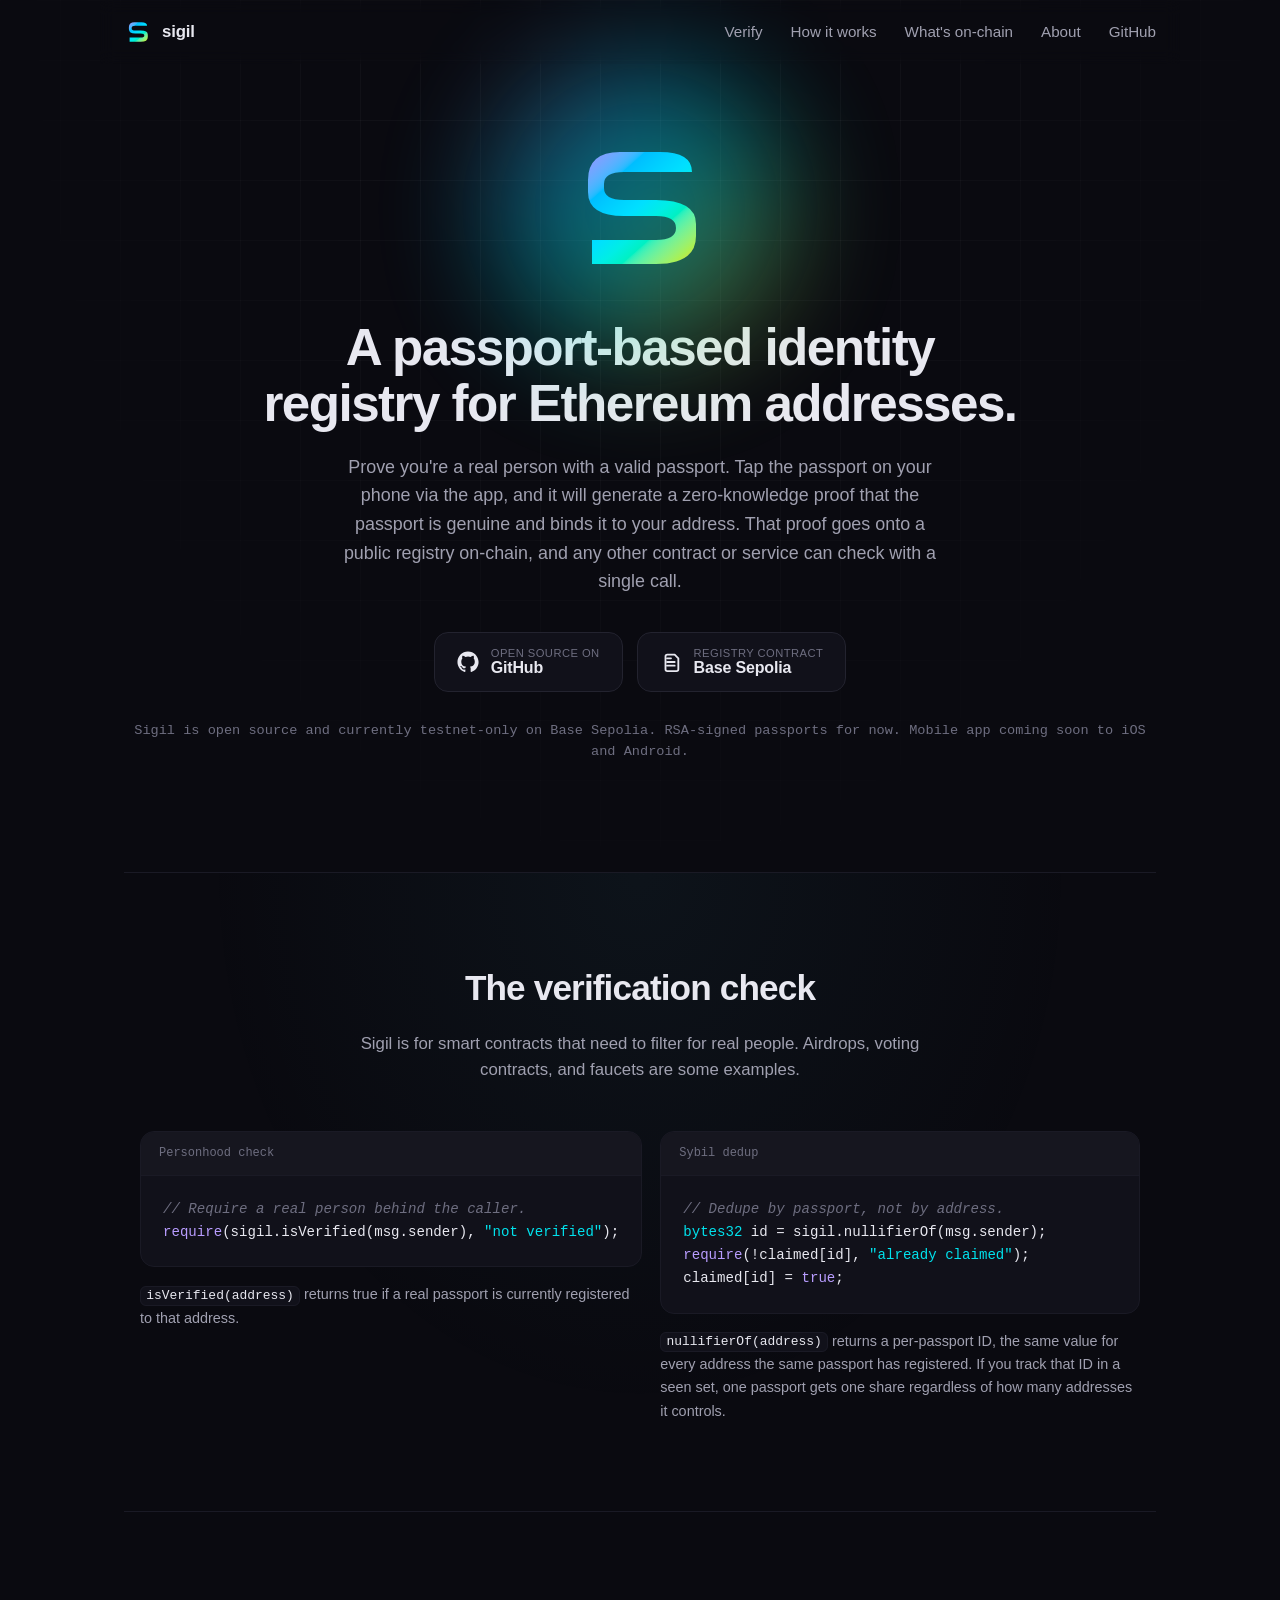
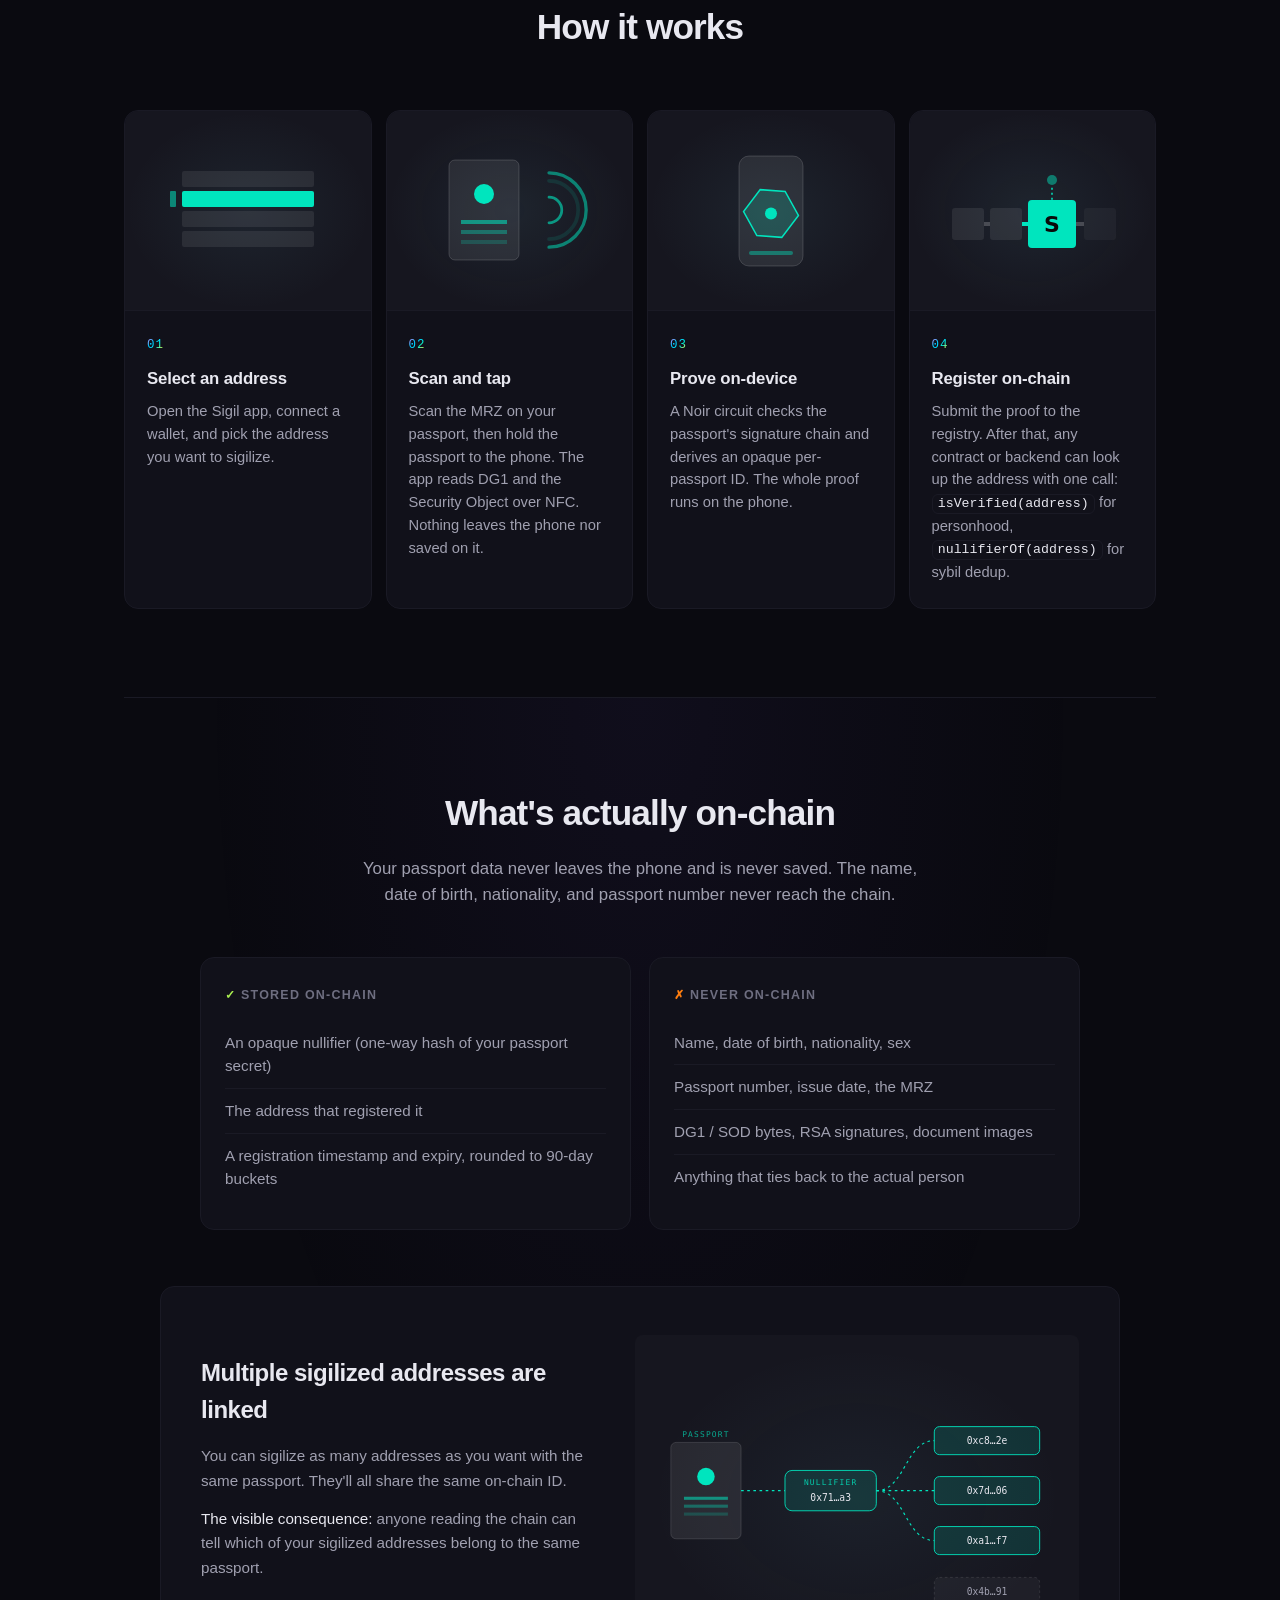
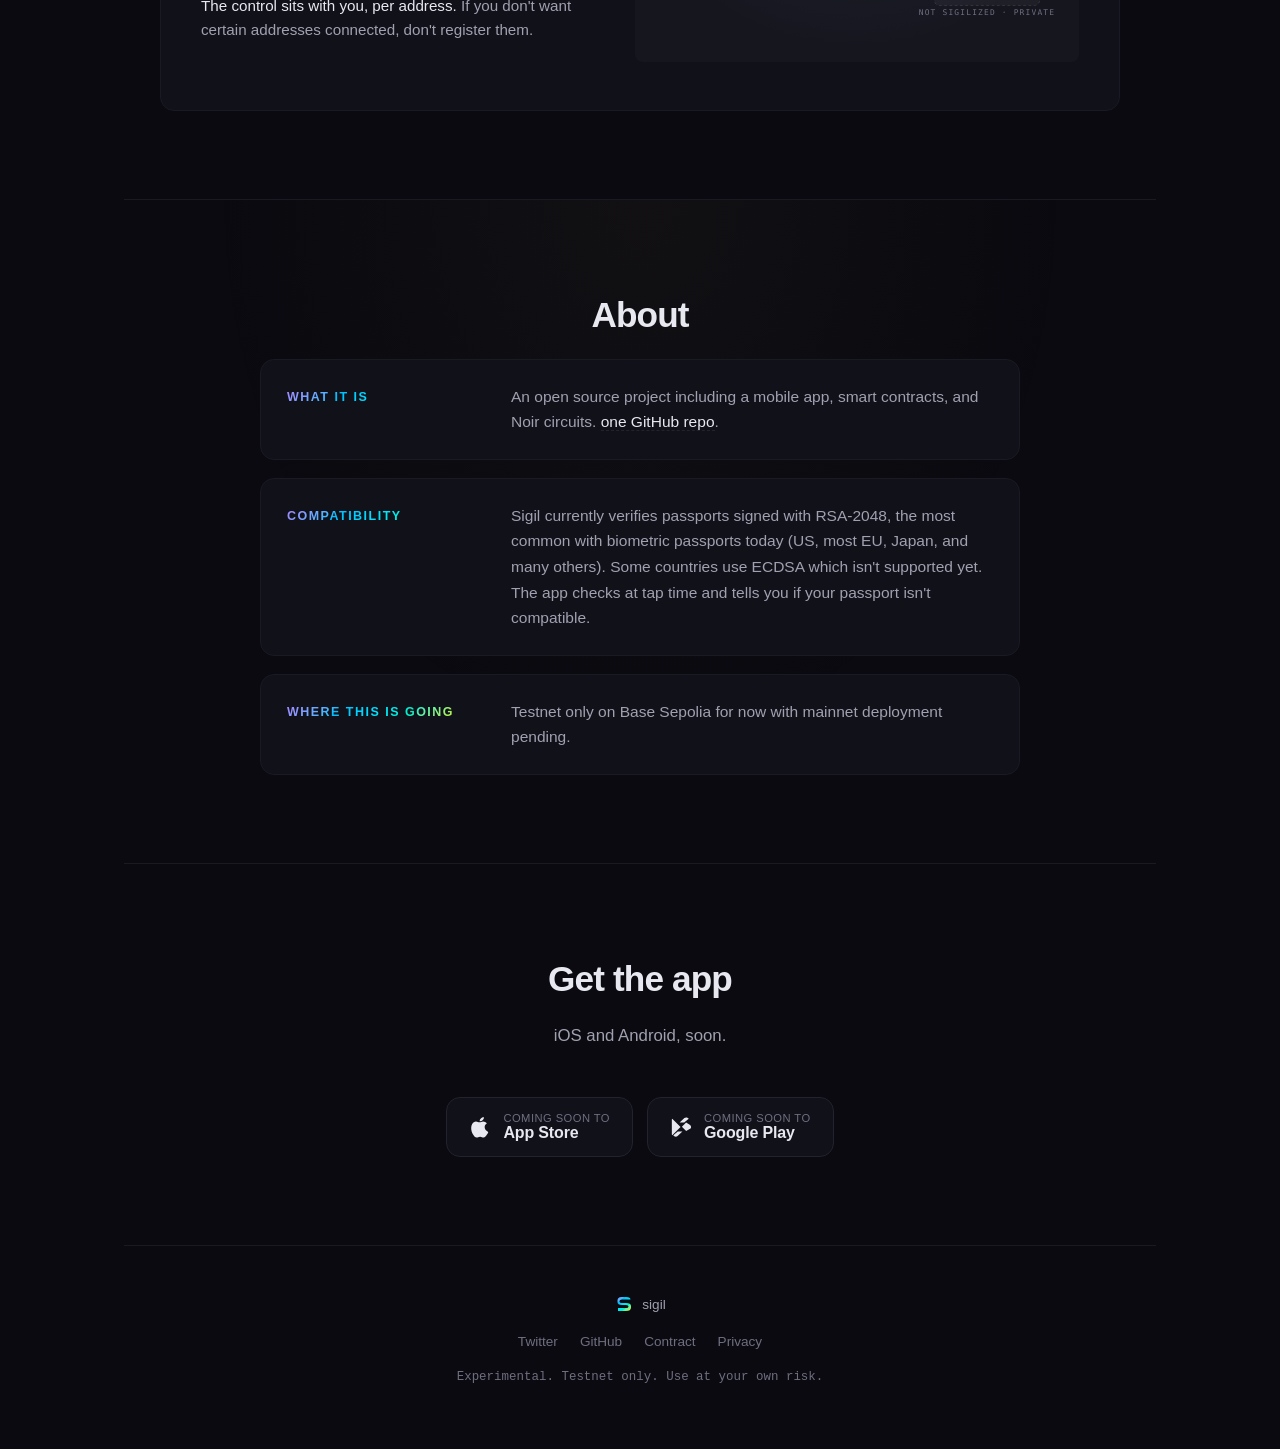
<file: index.html>
<!doctype html>
<html lang="en">
<head>
  <meta charset="utf-8" />
  <meta name="viewport" content="width=device-width, initial-scale=1, viewport-fit=cover" />
  <meta name="color-scheme" content="dark" />
  <meta name="theme-color" content="#0a0a10" />

  <title>Sigil: proof of personhood for your address, backed by your passport</title>
  <meta name="description" content="An open source on-chain registry. Tap your passport once. Any protocol or service can verify you with a single contract call." />

  <meta property="og:title" content="Sigil: proof of personhood for your address, backed by your passport" />
  <meta property="og:description" content="Tap your passport once. No passport data leaves your device. Any protocol can verify you with a single contract read." />
  <meta property="og:type" content="website" />
  <meta property="og:url" content="https://zksigil.xyz" />
  <meta property="og:image" content="https://zksigil.xyz/assets/og-card.png" />
  <meta property="og:image:width" content="1200" />
  <meta property="og:image:height" content="630" />
  <meta name="twitter:card" content="summary_large_image" />
  <meta name="twitter:image" content="https://zksigil.xyz/assets/og-card.png" />

  <link rel="icon" type="image/svg+xml" href="assets/sigil-mark.svg" />
  <link rel="apple-touch-icon" href="assets/icon.png" />
  <link rel="stylesheet" href="styles.css" />

  <link rel="preconnect" href="https://rsms.me/" />
  <link rel="stylesheet" href="https://rsms.me/inter/inter.css" />
</head>
<body>
  <!--
    Placeholder links — replace these once accounts/listings exist.
      Twitter:   set on a.cta--twitter
      GitHub:    set on a.cta--github
      App Store: set on a.store--ios
      Play Store: set on a.store--android
    All four are href="#" by default and styled as clearly tappable.
  -->

  <div class="grid-bg" aria-hidden="true"></div>

  <header class="nav">
    <a class="brand" href="/" aria-label="Sigil home">
      <img src="assets/sigil-mark.svg" alt="" width="28" height="28" />
      <span>sigil</span>
    </a>
    <nav class="nav__links">
      <a href="#integration">Verify</a>
      <a href="#how">How it works</a>
      <a href="#privacy">What's on-chain</a>
      <a href="#about">About</a>
      <a href="https://github.com/zksigil/sigil-monorepo" class="cta--github" aria-label="GitHub repository">GitHub</a>
    </nav>
  </header>

  <main>
    <section class="hero">
      <div class="hero__mark" aria-hidden="true">
        <img src="assets/sigil-mark.svg" alt="" width="160" height="160" />
        <div class="hero__halo"></div>
      </div>

      <h1 class="hero__title">
        A passport-based identity<br />
        registry for Ethereum addresses.
      </h1>

      <p class="hero__lede">
        Prove you're a real person with a valid passport. Tap the passport on your phone via the app, and it will generate a zero-knowledge proof that the passport is genuine and binds it to your address. That proof goes onto a public registry on-chain, and any other contract or service can check with a single call.
      </p>

      <div class="cta-row">
        <a href="https://github.com/zksigil/sigil-monorepo" class="store store--gh" aria-label="Sigil on GitHub">
          <svg viewBox="0 0 24 24" width="22" height="22" aria-hidden="true">
            <path fill="currentColor" d="M12 .5C5.65.5.5 5.65.5 12c0 5.08 3.29 9.39 7.86 10.91.58.11.79-.25.79-.55 0-.27-.01-1.18-.02-2.14-3.2.7-3.87-1.36-3.87-1.36-.52-1.33-1.27-1.68-1.27-1.68-1.04-.71.08-.69.08-.69 1.15.08 1.76 1.18 1.76 1.18 1.02 1.75 2.69 1.24 3.34.95.1-.74.4-1.24.73-1.53-2.55-.29-5.24-1.28-5.24-5.69 0-1.26.45-2.28 1.18-3.09-.12-.29-.51-1.46.11-3.04 0 0 .97-.31 3.18 1.18a11 11 0 0 1 5.79 0c2.21-1.49 3.18-1.18 3.18-1.18.62 1.58.23 2.75.11 3.04.74.81 1.18 1.83 1.18 3.09 0 4.42-2.69 5.39-5.26 5.68.41.36.78 1.05.78 2.12 0 1.53-.01 2.76-.01 3.13 0 .3.21.66.8.55 4.57-1.52 7.85-5.83 7.85-10.91C23.5 5.65 18.35.5 12 .5z" />
          </svg>
          <span class="store__label">
            <span class="store__small">Open source on</span>
            <span class="store__big">GitHub</span>
          </span>
        </a>

        <a href="https://sepolia.basescan.org/address/0x6f692eba653ef8ff9048cbf5555bd700c78b414f" target="_blank" rel="noopener noreferrer" class="store store--contract" aria-label="View the contract on Basescan">
          <svg viewBox="0 0 24 24" width="22" height="22" aria-hidden="true">
            <path fill="none" stroke="currentColor" stroke-width="2" stroke-linecap="round" stroke-linejoin="round" d="M8 4h8l4 4v12a2 2 0 0 1-2 2H8a2 2 0 0 1-2-2V6a2 2 0 0 1 2-2zm0 8h8m-8 4h8m-8-8h4" />
          </svg>
          <span class="store__label">
            <span class="store__small">Registry Contract</span>
            <span class="store__big">Base Sepolia</span>
          </span>
        </a>
      </div>

      <p class="hero__note">
        Sigil is open source and currently testnet-only on Base Sepolia. RSA-signed passports for now. Mobile app coming soon to iOS and Android.
      </p>
    </section>

    <section id="integration" class="section section--integration">
      <h2>The verification check</h2>
      <p class="section__lede">
        Sigil is for smart contracts that need to filter for real people. Airdrops, voting contracts, and faucets are some examples.
      </p>

      <div class="snippets">
        <div class="snippet-block">
          <div class="snippet">
            <div class="snippet__header">
              <span class="snippet__caption">Personhood check</span>
            </div>
<pre><code><span class="hl-com">// Require a real person behind the caller.</span>
<span class="hl-kw">require</span>(sigil.isVerified(msg.sender), <span class="hl-typ">"not verified"</span>);</code></pre>
          </div>
          <p class="snippet-block__desc">
            <code>isVerified(address)</code> returns true if a real passport is
            currently registered to that address.
          </p>
        </div>

        <div class="snippet-block">
          <div class="snippet">
            <div class="snippet__header">
              <span class="snippet__caption">Sybil dedup</span>
            </div>
<pre><code><span class="hl-com">// Dedupe by passport, not by address.</span>
<span class="hl-typ">bytes32</span> id = sigil.nullifierOf(msg.sender);
<span class="hl-kw">require</span>(!claimed[id], <span class="hl-typ">"already claimed"</span>);
claimed[id] = <span class="hl-kw">true</span>;</code></pre>
          </div>
          <p class="snippet-block__desc">
            <code>nullifierOf(address)</code> returns a per-passport ID, the same
            value for every address the same passport has registered. If you track
            that ID in a seen set, one passport gets one share regardless of how
            many addresses it controls.
          </p>
        </div>
      </div>
    </section>

    <section id="how" class="section">
      <h2>How it works</h2>
      <ol class="steps">
        <li>
          <div class="step__visual">
            <img src="assets/how-it-works/step-01-address.svg" alt="" width="160" height="120" />
          </div>
          <div class="step__body">
            <span class="step__num">01</span>
            <h3>Select an address</h3>
            <p>Open the Sigil app, connect a wallet, and pick the address you want to sigilize.</p>
          </div>
        </li>
        <li>
          <div class="step__visual">
            <img src="assets/how-it-works/step-02-scan.svg" alt="" width="180" height="130" />
          </div>
          <div class="step__body">
            <span class="step__num">02</span>
            <h3>Scan and tap</h3>
            <p>Scan the MRZ on your passport, then hold the passport to the phone. The app reads DG1 and the Security Object over NFC. Nothing leaves the phone nor saved on it.</p>
          </div>
        </li>
        <li>
          <div class="step__visual">
            <img src="assets/how-it-works/step-03-prove.svg" alt="" width="180" height="130" />
          </div>
          <div class="step__body">
            <span class="step__num">03</span>
            <h3>Prove on-device</h3>
            <p>A Noir circuit checks the passport's signature chain and derives an opaque per-passport ID. The whole proof runs on the phone.</p>
          </div>
        </li>
        <li>
          <div class="step__visual">
            <img src="assets/how-it-works/step-04-register.svg" alt="" width="180" height="130" />
          </div>
          <div class="step__body">
            <span class="step__num">04</span>
            <h3>Register on-chain</h3>
            <p>Submit the proof to the registry. After that, any contract or backend can look up the address with one call: <code>isVerified(address)</code> for personhood, <code>nullifierOf(address)</code> for sybil dedup.</p>
          </div>
        </li>
      </ol>
    </section>

    <section id="privacy" class="section section--privacy">
      <h2>What's actually on-chain</h2>
      <p class="section__lede">
        Your passport data never leaves the phone and is never saved. The name, date of birth, nationality, and passport number never reach the chain.
      </p>
      <div class="onchain">
        <div class="onchain__col onchain__col--yes">
          <h4>Stored on-chain</h4>
          <ul>
            <li>An opaque nullifier (one-way hash of your passport secret)</li>
            <li>The address that registered it</li>
            <li>A registration timestamp and expiry, rounded to 90-day buckets</li>
          </ul>
        </div>
        <div class="onchain__col onchain__col--no">
          <h4>Never on-chain</h4>
          <ul>
            <li>Name, date of birth, nationality, sex</li>
            <li>Passport number, issue date, the MRZ</li>
            <li>DG1 / SOD bytes, RSA signatures, document images</li>
            <li>Anything that ties back to the actual person</li>
          </ul>
        </div>
      </div>

      <div class="lnk">
        <div class="lnk__card">
          <div class="lnk__visual">
            <img src="assets/linkability/linkability.svg" alt="" width="460" height="300" />
          </div>

          <div class="lnk__copy">
            <h3>Multiple sigilized addresses are linked</h3>
            <p>
              You can sigilize as many addresses as you want with the same passport.
              They'll all share the same on-chain ID.
            </p>
            <p>
              <strong>The visible consequence:</strong> anyone reading the chain
              can tell which of your sigilized addresses belong to the same passport.
            </p>
            <p>
              <strong>The control sits with you, per address.</strong> If you don't
              want certain addresses connected, don't register them.
            </p>
          </div>
        </div>
      </div>
    </section>

    <section id="about" class="section section--about">
      <h2>About</h2>
      <div class="about">
        <div class="about__row">
          <h3>What it is</h3>
          <p>
            An open source project including a mobile app, smart contracts, and Noir circuits.
            <a href="https://github.com/zksigil/sigil-monorepo" class="cta--github">one GitHub repo</a>.
          </p>
        </div>
        <div class="about__row">
          <h3>Compatibility</h3>
          <p>
            Sigil currently verifies passports signed with RSA-2048, the most common with
            biometric passports today (US, most EU, Japan, and many others). Some countries use
            ECDSA which isn't supported yet. The app checks at tap time and tells you if your
            passport isn't compatible.
          </p>
        </div>
        <div class="about__row">
          <h3>Where this is going</h3>
          <p>
            Testnet only on Base Sepolia for now with mainnet deployment pending.
          </p>
        </div>
      </div>
    </section>

    <section class="section section--cta">
      <h2>Get the app</h2>
      <p class="section__lede">iOS and Android, soon.</p>
      <div class="cta-row">
        <a href="#" class="store store--ios" aria-label="Download for iOS">
          <svg viewBox="0 0 24 24" width="22" height="22" aria-hidden="true">
            <path fill="currentColor" d="M16.365 1.43c0 1.14-.41 2.097-1.23 2.87-.99.94-2.16 1.48-3.43 1.38-.16-1.13.43-2.32 1.21-3.05.86-.79 2.27-1.36 3.45-1.2zM21 17.6c-.5 1.16-.74 1.68-1.39 2.71-.91 1.45-2.2 3.26-3.79 3.27-1.42.02-1.79-.92-3.71-.91-1.93.01-2.33.93-3.76.92-1.59-.02-2.81-1.65-3.72-3.1C2.07 16.6 1.79 11.5 3.34 8.92c1.04-1.74 2.7-2.85 4.27-2.85 1.6 0 2.61.88 3.94.88 1.29 0 2.07-.88 3.93-.88 1.4 0 2.89.76 3.96 2.08-3.49 1.91-2.92 6.92.55 8.45z" />
          </svg>
          <span class="store__label">
            <span class="store__small">Coming soon to</span>
            <span class="store__big">App Store</span>
          </span>
        </a>
        <a href="#" class="store store--android" aria-label="Download for Android">
          <svg viewBox="0 0 24 24" width="22" height="22" aria-hidden="true">
            <path fill="currentColor" d="M3.61 20.97c.5.92 1.5 1.53 2.66 1.53.76 0 1.47-.27 2.02-.72L13.5 17H8.5l-4.89 3.97zM20.39 3.03c-.5-.92-1.5-1.53-2.66-1.53-.76 0-1.47.27-2.02.72L10.5 7h5l4.89-3.97zM2 4.13v15.74c0 .43.16.83.43 1.13l9.07-9-9.07-9c-.27.3-.43.7-.43 1.13zM23 12c0-1.1-.6-2.06-1.5-2.59l-3.91-2.26-4.59 4.59 4.59 4.59 3.91-2.26C22.4 14.06 23 13.1 23 12z" />
          </svg>
          <span class="store__label">
            <span class="store__small">Coming soon to</span>
            <span class="store__big">Google Play</span>
          </span>
        </a>
      </div>
    </section>
  </main>

  <footer class="footer">
    <div class="footer__inner">
      <div class="footer__brand">
        <img src="assets/sigil-mark.svg" alt="" width="20" height="20" />
        <span>sigil</span>
      </div>
      <nav class="footer__links">
        <a href="#" class="cta--twitter">Twitter</a>
        <a href="https://github.com/zksigil/sigil-monorepo" class="cta--github">GitHub</a>
        <a href="https://sepolia.basescan.org/address/0x6f692eba653ef8ff9048cbf5555bd700c78b414f" target="_blank" rel="noopener noreferrer">Contract</a>
        <a href="privacy.html">Privacy</a>
      </nav>
      <p class="footer__small">Experimental. Testnet only. Use at your own risk.</p>
    </div>
  </footer>
</body>
</html>
</file>
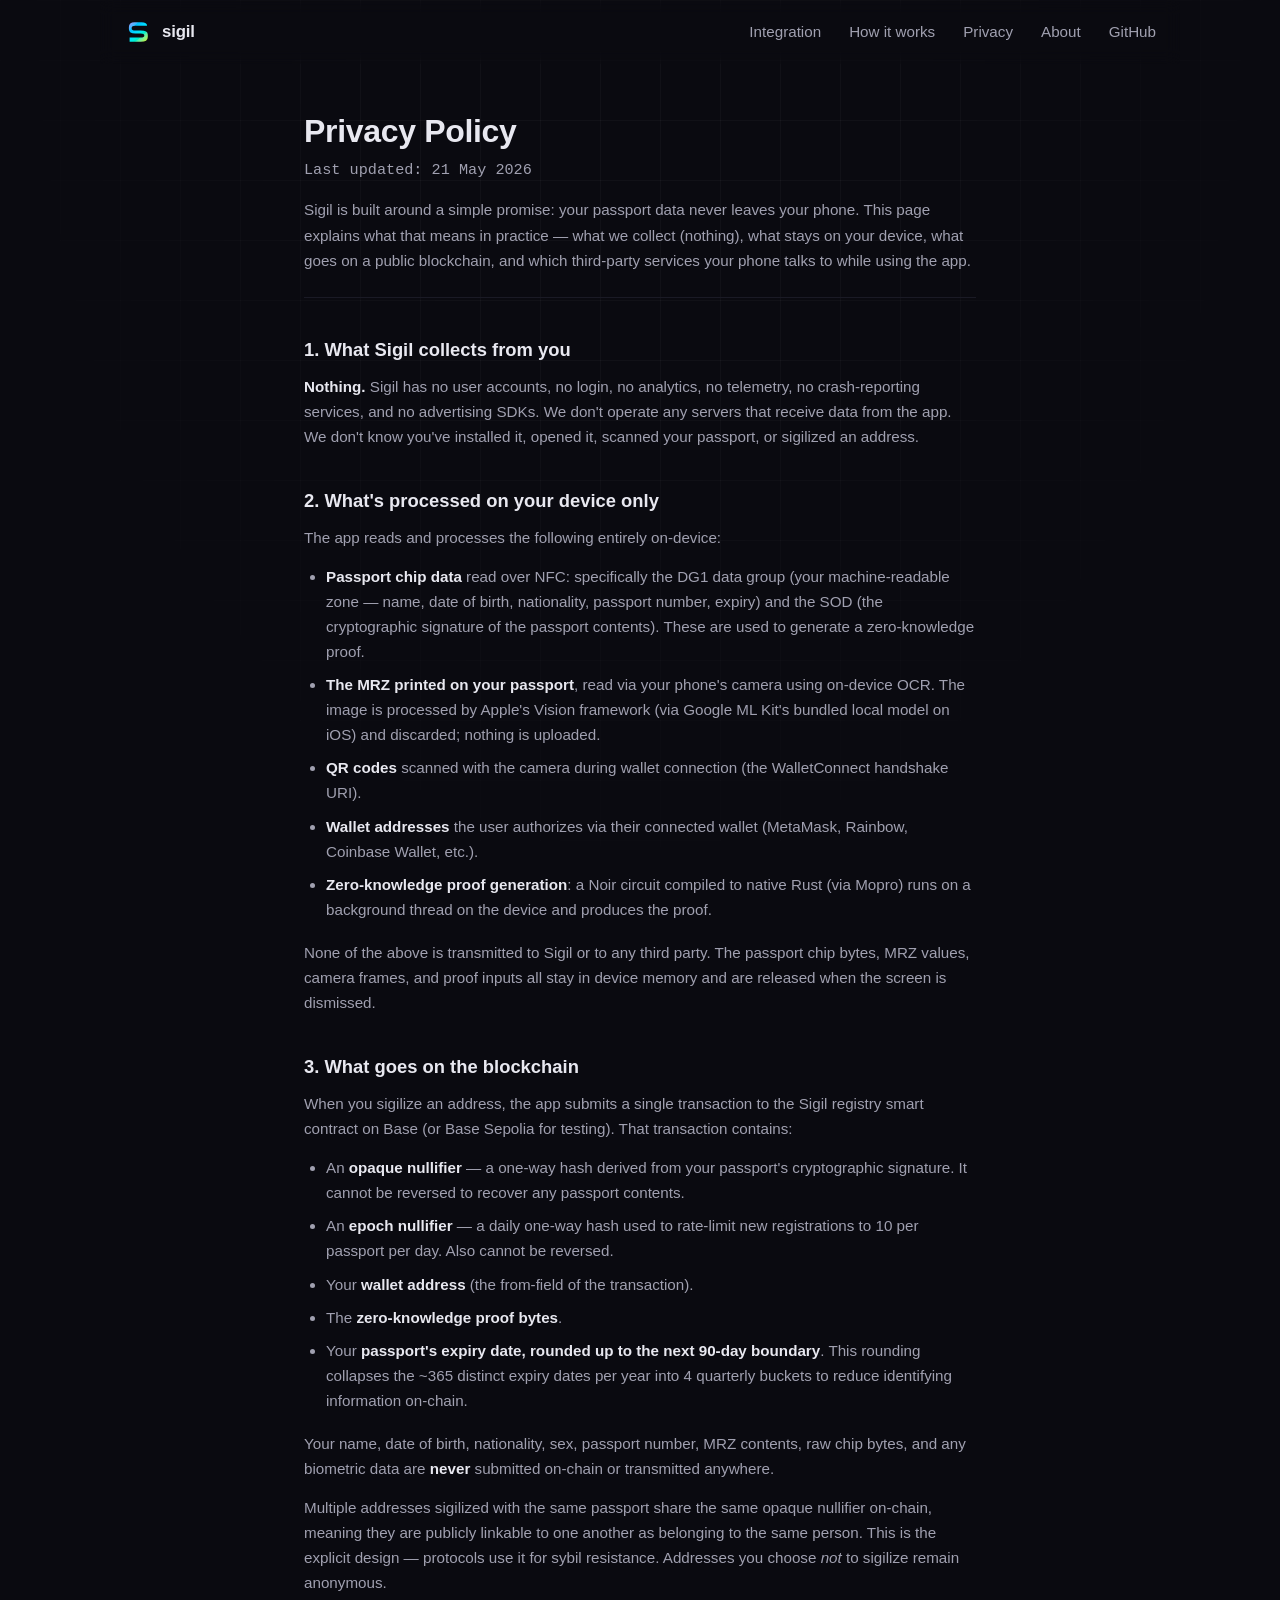
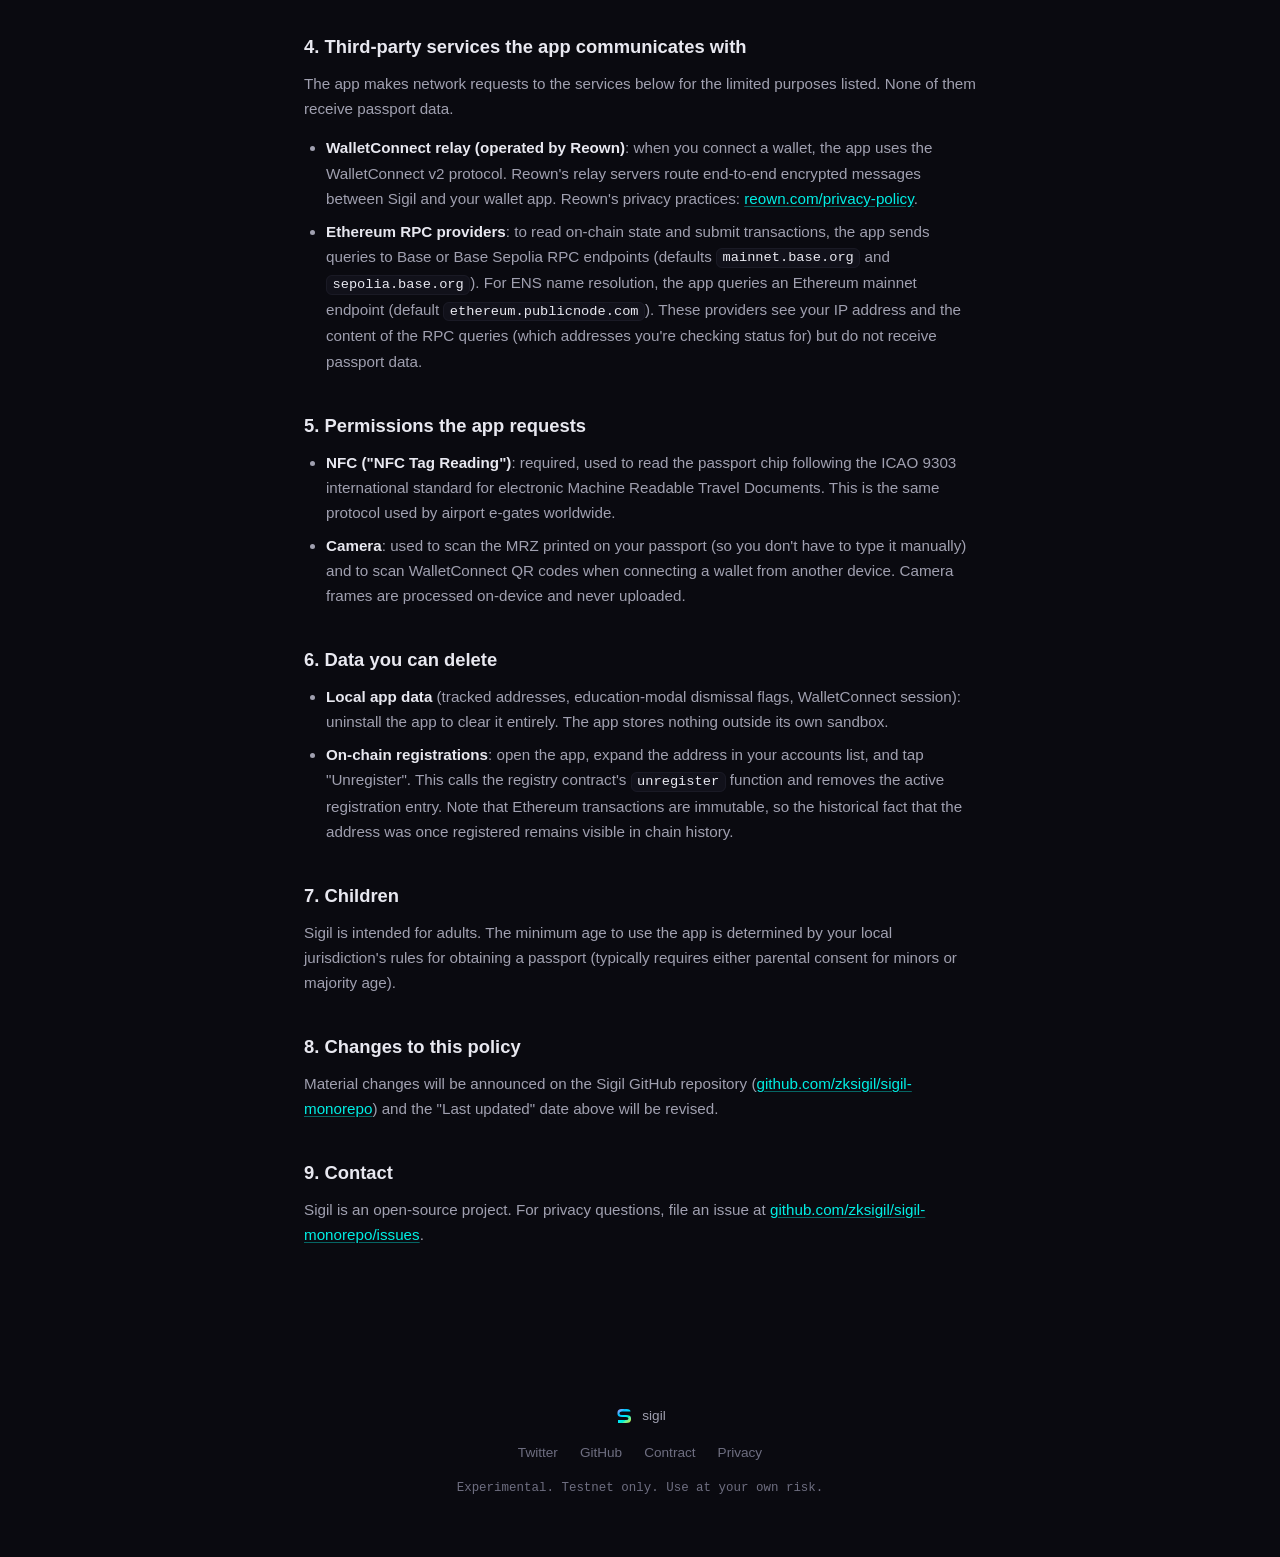
<file: privacy.html>
<!doctype html>
<html lang="en">
<head>
  <meta charset="utf-8" />
  <meta name="viewport" content="width=device-width, initial-scale=1, viewport-fit=cover" />
  <meta name="color-scheme" content="dark" />
  <meta name="theme-color" content="#0a0a10" />

  <title>Privacy — Sigil</title>
  <meta name="description" content="What Sigil collects, what stays on your device, and what goes on-chain." />

  <link rel="icon" type="image/svg+xml" href="assets/sigil-mark.svg" />
  <link rel="apple-touch-icon" href="assets/icon.png" />
  <link rel="stylesheet" href="styles.css" />

  <link rel="preconnect" href="https://rsms.me/" />
  <link rel="stylesheet" href="https://rsms.me/inter/inter.css" />
</head>
<body>
  <div class="grid-bg" aria-hidden="true"></div>

  <header class="nav">
    <a class="brand" href="/" aria-label="Sigil home">
      <img src="assets/sigil-mark.svg" alt="" width="28" height="28" />
      <span>sigil</span>
    </a>
    <nav class="nav__links">
      <a href="index.html#integration">Integration</a>
      <a href="index.html#how">How it works</a>
      <a href="index.html#privacy">Privacy</a>
      <a href="index.html#about">About</a>
      <a href="https://github.com/zksigil/sigil-monorepo" class="cta--github" aria-label="GitHub repository">GitHub</a>
    </nav>
  </header>

  <main class="prose">
    <h1>Privacy Policy</h1>
    <p class="prose__meta">Last updated: 21 May 2026</p>

    <p class="prose__lede">
      Sigil is built around a simple promise: your passport data never leaves your phone. This
      page explains what that means in practice — what we collect (nothing), what stays on
      your device, what goes on a public blockchain, and which third-party services your phone
      talks to while using the app.
    </p>

    <h2>1. What Sigil collects from you</h2>
    <p>
      <strong>Nothing.</strong> Sigil has no user accounts, no login, no analytics, no telemetry,
      no crash-reporting services, and no advertising SDKs. We don't operate any servers that
      receive data from the app. We don't know you've installed it, opened it, scanned your
      passport, or sigilized an address.
    </p>

    <h2>2. What's processed on your device only</h2>
    <p>The app reads and processes the following entirely on-device:</p>
    <ul>
      <li>
        <strong>Passport chip data</strong> read over NFC: specifically the DG1 data group
        (your machine-readable zone — name, date of birth, nationality, passport number,
        expiry) and the SOD (the cryptographic signature of the passport contents). These are
        used to generate a zero-knowledge proof.
      </li>
      <li>
        <strong>The MRZ printed on your passport</strong>, read via your phone's camera using
        on-device OCR. The image is processed by Apple's Vision framework (via Google ML Kit's
        bundled local model on iOS) and discarded; nothing is uploaded.
      </li>
      <li>
        <strong>QR codes</strong> scanned with the camera during wallet connection (the
        WalletConnect handshake URI).
      </li>
      <li>
        <strong>Wallet addresses</strong> the user authorizes via their connected wallet
        (MetaMask, Rainbow, Coinbase Wallet, etc.).
      </li>
      <li>
        <strong>Zero-knowledge proof generation</strong>: a Noir circuit compiled to native
        Rust (via Mopro) runs on a background thread on the device and produces the proof.
      </li>
    </ul>
    <p>
      None of the above is transmitted to Sigil or to any third party. The passport chip
      bytes, MRZ values, camera frames, and proof inputs all stay in device memory and are
      released when the screen is dismissed.
    </p>

    <h2>3. What goes on the blockchain</h2>
    <p>
      When you sigilize an address, the app submits a single transaction to the Sigil
      registry smart contract on Base (or Base Sepolia for testing). That transaction
      contains:
    </p>
    <ul>
      <li>An <strong>opaque nullifier</strong> — a one-way hash derived from your passport's
        cryptographic signature. It cannot be reversed to recover any passport contents.</li>
      <li>An <strong>epoch nullifier</strong> — a daily one-way hash used to rate-limit new
        registrations to 10 per passport per day. Also cannot be reversed.</li>
      <li>Your <strong>wallet address</strong> (the from-field of the transaction).</li>
      <li>The <strong>zero-knowledge proof bytes</strong>.</li>
      <li>Your <strong>passport's expiry date, rounded up to the next 90-day boundary</strong>.
        This rounding collapses the ~365 distinct expiry dates per year into 4 quarterly
        buckets to reduce identifying information on-chain.</li>
    </ul>
    <p>
      Your name, date of birth, nationality, sex, passport number, MRZ contents, raw chip
      bytes, and any biometric data are <strong>never</strong> submitted on-chain or
      transmitted anywhere.
    </p>
    <p>
      Multiple addresses sigilized with the same passport share the same opaque nullifier
      on-chain, meaning they are publicly linkable to one another as belonging to the same
      person. This is the explicit design — protocols use it for sybil resistance. Addresses
      you choose <em>not</em> to sigilize remain anonymous.
    </p>

    <h2>4. Third-party services the app communicates with</h2>
    <p>The app makes network requests to the services below for the limited purposes listed.
       None of them receive passport data.</p>
    <ul>
      <li>
        <strong>WalletConnect relay (operated by Reown)</strong>: when you connect a wallet,
        the app uses the WalletConnect v2 protocol. Reown's relay servers route end-to-end
        encrypted messages between Sigil and your wallet app. Reown's privacy practices:
        <a href="https://reown.com/privacy-policy">reown.com/privacy-policy</a>.
      </li>
      <li>
        <strong>Ethereum RPC providers</strong>: to read on-chain state and submit
        transactions, the app sends queries to Base or Base Sepolia RPC endpoints (defaults
        <code>mainnet.base.org</code> and <code>sepolia.base.org</code>). For ENS name
        resolution, the app queries an Ethereum mainnet endpoint (default
        <code>ethereum.publicnode.com</code>). These providers see your IP address and the
        content of the RPC queries (which addresses you're checking status for) but do not
        receive passport data.
      </li>
    </ul>

    <h2>5. Permissions the app requests</h2>
    <ul>
      <li>
        <strong>NFC ("NFC Tag Reading")</strong>: required, used to read the passport chip
        following the ICAO 9303 international standard for electronic Machine Readable Travel
        Documents. This is the same protocol used by airport e-gates worldwide.
      </li>
      <li>
        <strong>Camera</strong>: used to scan the MRZ printed on your passport (so you don't
        have to type it manually) and to scan WalletConnect QR codes when connecting a wallet
        from another device. Camera frames are processed on-device and never uploaded.
      </li>
    </ul>

    <h2>6. Data you can delete</h2>
    <ul>
      <li>
        <strong>Local app data</strong> (tracked addresses, education-modal dismissal flags,
        WalletConnect session): uninstall the app to clear it entirely. The app stores nothing
        outside its own sandbox.
      </li>
      <li>
        <strong>On-chain registrations</strong>: open the app, expand the address in your
        accounts list, and tap "Unregister". This calls the registry contract's
        <code>unregister</code> function and removes the active registration entry. Note that
        Ethereum transactions are immutable, so the historical fact that the address was once
        registered remains visible in chain history.
      </li>
    </ul>

    <h2>7. Children</h2>
    <p>
      Sigil is intended for adults. The minimum age to use the app is determined by your
      local jurisdiction's rules for obtaining a passport (typically requires either parental
      consent for minors or majority age).
    </p>

    <h2>8. Changes to this policy</h2>
    <p>
      Material changes will be announced on the Sigil GitHub repository
      (<a href="https://github.com/zksigil/sigil-monorepo">github.com/zksigil/sigil-monorepo</a>)
      and the "Last updated" date above will be revised.
    </p>

    <h2>9. Contact</h2>
    <p>
      Sigil is an open-source project. For privacy questions, file an issue at
      <a href="https://github.com/zksigil/sigil-monorepo/issues">github.com/zksigil/sigil-monorepo/issues</a>.
    </p>
  </main>

  <footer class="footer">
    <div class="footer__inner">
      <div class="footer__brand">
        <img src="assets/sigil-mark.svg" alt="" width="20" height="20" />
        <span>sigil</span>
      </div>
      <nav class="footer__links">
        <a href="#" class="cta--twitter">Twitter</a>
        <a href="https://github.com/zksigil/sigil-monorepo" class="cta--github">GitHub</a>
        <a href="https://sepolia.basescan.org/address/0x6f692eba653ef8ff9048cbf5555bd700c78b414f" target="_blank" rel="noopener noreferrer">Contract</a>
        <a href="privacy.html">Privacy</a>
      </nav>
      <p class="footer__small">Experimental. Testnet only. Use at your own risk.</p>
    </div>
  </footer>
</body>
</html>
</file>
<file: styles.css>
/* =========================================================================
   Sigil — landing styles
   - dark, minimal, holographic accents matching the logo's OKLCH gradient
   - one file, no preprocessor; readable top to bottom
   ========================================================================= */

:root {
  --bg: #0a0a10;
  --bg-elev: #11111a;
  --bg-soft: #16161f;
  --line: #23232f;
  --line-soft: #1a1a25;
  --fg: #e8e8f0;
  --fg-dim: #a0a0b0;
  --fg-muted: #6e6e80;

  --accent-violet: oklch(72% 0.24 290);
  --accent-blue:   oklch(78% 0.20 240);
  --accent-cyan:   oklch(84% 0.18 190);
  --accent-green:  oklch(88% 0.20 130);
  --accent-amber:  oklch(78% 0.22 45);

  --grad: linear-gradient(135deg,
    var(--accent-violet) 0%,
    var(--accent-blue)   30%,
    var(--accent-cyan)   55%,
    var(--accent-green)  80%,
    var(--accent-amber)  100%);

  --radius: 14px;
  --radius-sm: 8px;
  --max-w: 1080px;

  --font-sans: 'Inter var', 'Inter', -apple-system, BlinkMacSystemFont,
               'Segoe UI', Roboto, Oxygen, Ubuntu, Cantarell, sans-serif;
  --font-mono: 'JetBrains Mono', 'Berkeley Mono', ui-monospace, SFMono-Regular,
               Menlo, Monaco, Consolas, monospace;
}

* { box-sizing: border-box; }

html {
  -webkit-text-size-adjust: 100%;
  scroll-behavior: smooth;
}

body {
  margin: 0;
  background: var(--bg);
  color: var(--fg);
  font-family: var(--font-sans);
  font-feature-settings: 'cv11', 'ss01', 'ss03';
  font-size: 16px;
  line-height: 1.55;
  -webkit-font-smoothing: antialiased;
  text-rendering: optimizeLegibility;
  overflow-x: hidden;
}

a { color: inherit; text-decoration: none; }

img, svg { display: block; max-width: 100%; height: auto; }

code {
  font-family: var(--font-mono);
  font-size: 0.9em;
  padding: 0.1em 0.4em;
  background: var(--bg-elev);
  border: 1px solid var(--line-soft);
  border-radius: 6px;
  color: var(--fg);
}

::selection {
  background: oklch(78% 0.20 240 / 0.4);
  color: #fff;
}

/* ---- Background grid -------------------------------------------------- */

.grid-bg {
  position: fixed;
  inset: 0;
  z-index: -1;
  background-image:
    linear-gradient(to right, rgba(255,255,255,0.03) 1px, transparent 1px),
    linear-gradient(to bottom, rgba(255,255,255,0.03) 1px, transparent 1px);
  background-size: 60px 60px;
  mask-image: radial-gradient(ellipse at top, black 30%, transparent 75%);
  -webkit-mask-image: radial-gradient(ellipse at top, black 30%, transparent 75%);
  pointer-events: none;
}

/* ---- Nav -------------------------------------------------------------- */

.nav {
  position: sticky;
  top: 0;
  z-index: 10;
  display: flex;
  align-items: center;
  justify-content: space-between;
  gap: 24px;
  padding: 18px 24px;
  max-width: var(--max-w);
  margin: 0 auto;
  backdrop-filter: blur(8px);
  -webkit-backdrop-filter: blur(8px);
}

.brand {
  display: inline-flex;
  align-items: center;
  gap: 10px;
  font-weight: 600;
  letter-spacing: -0.01em;
  font-size: 1.05rem;
}
.brand img { width: 28px; height: 28px; }

.nav__links {
  display: flex;
  align-items: center;
  gap: 28px;
  font-size: 0.95rem;
  color: var(--fg-dim);
}
.nav__links a {
  transition: color 120ms ease;
}
.nav__links a:hover { color: var(--fg); }

@media (max-width: 560px) {
  .nav__links a:not(.cta--github) { display: none; }
}

/* ---- Hero ------------------------------------------------------------- */

main {
  max-width: var(--max-w);
  margin: 0 auto;
  padding: 0 24px;
}

.hero {
  text-align: center;
  padding: 64px 0 96px;
  position: relative;
}

.hero__mark {
  position: relative;
  width: 160px;
  height: 160px;
  margin: 0 auto 32px;
}
.hero__mark img {
  position: relative;
  z-index: 1;
}
.hero__halo {
  position: absolute;
  inset: -40%;
  background: var(--grad);
  filter: blur(60px);
  opacity: 0.45;
  z-index: 0;
  border-radius: 50%;
  animation: float 8s ease-in-out infinite;
}
@keyframes float {
  0%, 100% { transform: translateY(0) scale(1); opacity: 0.45; }
  50% { transform: translateY(-6px) scale(1.05); opacity: 0.55; }
}
@media (prefers-reduced-motion: reduce) {
  .hero__halo { animation: none; }
}

.hero__title {
  font-size: clamp(2.2rem, 4.5vw, 3.2rem);
  line-height: 1.1;
  letter-spacing: -0.03em;
  font-weight: 600;
  margin: 0 0 20px;
}

.grad-text {
  background: var(--grad);
  -webkit-background-clip: text;
  background-clip: text;
  color: transparent;
}

.hero__lede {
  max-width: 620px;
  margin: 0 auto 36px;
  font-size: clamp(1rem, 1.4vw, 1.15rem);
  color: var(--fg-dim);
  line-height: 1.6;
}

.hero__note {
  margin-top: 28px;
  font-size: 0.85rem;
  color: var(--fg-muted);
  font-family: var(--font-mono);
}
.hero__note a {
  color: var(--fg-dim);
  border-bottom: 1px dashed var(--line);
  transition: color 120ms, border-color 120ms;
}
.hero__note a:hover { color: var(--fg); border-bottom-color: var(--fg-dim); }

/* ---- CTA buttons ------------------------------------------------------ */

.cta-row {
  display: flex;
  flex-wrap: wrap;
  justify-content: center;
  gap: 14px;
  margin: 0 auto;
}
.cta-row--secondary {
  margin-top: 18px;
}

.store {
  display: inline-flex;
  align-items: center;
  gap: 12px;
  padding: 14px 22px;
  background: var(--bg-elev);
  border: 1px solid var(--line);
  border-radius: var(--radius);
  color: var(--fg);
  font-weight: 500;
  transition: transform 120ms ease, border-color 160ms ease, background 160ms ease;
  position: relative;
}
.store:hover {
  transform: translateY(-1px);
  border-color: transparent;
  background:
    linear-gradient(var(--bg-elev), var(--bg-elev)) padding-box,
    var(--grad) border-box;
}
.store__label {
  display: flex;
  flex-direction: column;
  align-items: flex-start;
  line-height: 1.1;
}
.store__small {
  font-size: 0.7rem;
  color: var(--fg-muted);
  letter-spacing: 0.04em;
  text-transform: uppercase;
}
.store__big {
  font-size: 1rem;
  letter-spacing: -0.01em;
  font-weight: 600;
}

.cta {
  display: inline-flex;
  align-items: center;
  gap: 8px;
  padding: 9px 16px;
  font-size: 0.9rem;
  color: var(--fg-dim);
  border: 1px solid var(--line-soft);
  border-radius: 999px;
  transition: color 120ms, border-color 120ms, background 120ms;
}
.cta:hover {
  color: var(--fg);
  border-color: var(--line);
  background: var(--bg-elev);
}

/* ---- Sections --------------------------------------------------------- */

.section {
  padding: 88px 0;
  border-top: 1px solid var(--line-soft);
}
.section h2 {
  font-size: clamp(1.6rem, 3vw, 2.2rem);
  letter-spacing: -0.025em;
  font-weight: 600;
  margin: 0 0 16px;
  text-align: center;
}
.section__lede {
  text-align: center;
  max-width: 560px;
  margin: 0 auto 48px;
  color: var(--fg-dim);
  font-size: 1.05rem;
}
.section__prose {
  max-width: 680px;
  margin: 48px auto 0;
  color: var(--fg-dim);
  font-size: 1rem;
  line-height: 1.7;
}
.section__prose p {
  margin: 0 0 18px;
}
.section__prose p:last-child {
  margin-bottom: 0;
}
.section__prose code {
  font-size: 0.9em;
}

/* ---- Steps ------------------------------------------------------------ */

.steps {
  list-style: none;
  padding: 0;
  margin: 56px 0 0;
  display: grid;
  grid-template-columns: repeat(auto-fit, minmax(200px, 1fr));
  gap: 14px;
}
.steps li {
  background: var(--bg-elev);
  border: 1px solid var(--line-soft);
  border-radius: var(--radius);
  padding: 0;
  overflow: hidden;
  min-width: 0;
  transition: border-color 200ms, transform 200ms;
}
.steps li:hover {
  border-color: var(--line);
  transform: translateY(-2px);
}
.step__visual {
  height: 200px;
  display: flex;
  align-items: center;
  justify-content: center;
  padding: 18px 20px;
  box-sizing: border-box;
  background:
    radial-gradient(ellipse at 50% 50%, rgba(120, 200, 220, 0.08), transparent 70%),
    var(--bg-soft);
  border-bottom: 1px solid var(--line-soft);
}
.step__visual svg {
  display: block;
  width: auto;
  height: auto;
  max-width: 100%;
  max-height: 100%;
}
.step__body {
  padding: 20px 22px 24px;
}
.step__num {
  font-family: var(--font-mono);
  font-size: 0.78rem;
  color: transparent;
  background: var(--grad);
  -webkit-background-clip: text;
  background-clip: text;
  letter-spacing: 0.08em;
}
.steps h3 {
  font-size: 1.05rem;
  font-weight: 600;
  letter-spacing: -0.01em;
  margin: 10px 0 8px;
}
.steps p {
  color: var(--fg-dim);
  font-size: 0.92rem;
  margin: 0;
  line-height: 1.55;
}

/* ---- Privacy section -------------------------------------------------- */

.section--privacy {
  background:
    radial-gradient(ellipse at 50% 0%, rgba(120, 80, 220, 0.06), transparent 60%);
}

.onchain {
  display: grid;
  grid-template-columns: 1fr 1fr;
  gap: 18px;
  margin: 0 auto;
  max-width: 880px;
}
@media (max-width: 720px) {
  .onchain { grid-template-columns: 1fr; }
}
.onchain__col {
  background: var(--bg-elev);
  border: 1px solid var(--line-soft);
  border-radius: var(--radius);
  padding: 28px 24px;
}
.onchain__col h4 {
  font-size: 0.78rem;
  text-transform: uppercase;
  letter-spacing: 0.1em;
  margin: 0 0 16px;
  color: var(--fg-muted);
  font-weight: 600;
}
.onchain__col--yes h4::before {
  content: '✓ ';
  color: var(--accent-green);
}
.onchain__col--no h4::before {
  content: '✗ ';
  color: var(--accent-amber);
}
.onchain__col ul {
  list-style: none;
  padding: 0;
  margin: 0;
}
.onchain__col li {
  padding: 10px 0;
  border-bottom: 1px solid var(--line-soft);
  color: var(--fg-dim);
  font-size: 0.95rem;
}
.onchain__col li:last-child { border-bottom: 0; }

/* ---- Linkability card ------------------------------------------------- */

.lnk {
  max-width: 960px;
  margin: 56px auto 0;
}
.lnk__card {
  background: var(--bg-elev);
  border: 1px solid var(--line-soft);
  border-radius: var(--radius);
  padding: 48px 40px;
  display: grid;
  grid-template-columns: 1fr 1.15fr;
  gap: 48px;
  align-items: center;
}
.lnk__copy { order: 1; }
.lnk__visual { order: 2; }
@media (max-width: 880px) {
  .lnk__card {
    grid-template-columns: 1fr;
    padding: 32px 24px;
    gap: 28px;
  }
}
.lnk__visual {
  background:
    radial-gradient(ellipse at center, rgba(120, 200, 220, 0.06), transparent 65%),
    var(--bg-soft);
  border-radius: var(--radius-sm);
  padding: 32px 20px;
  min-height: 320px;
  display: flex;
  align-items: center;
  justify-content: center;
  overflow: hidden;
}
.lnk__visual svg {
  width: 100%;
  height: auto;
  max-width: 460px;
}
.lnk__copy h3 {
  font-size: 1.5rem;
  font-weight: 600;
  letter-spacing: -0.02em;
  margin: 0 0 16px;
  color: var(--fg);
}
.lnk__copy p {
  font-size: 0.95rem;
  line-height: 1.6;
  color: var(--fg-dim);
  margin: 0 0 14px;
}
.lnk__copy p:last-child {
  margin-bottom: 0;
}
.lnk__copy p strong {
  color: var(--fg);
  font-weight: 500;
}

/* ---- Integration section --------------------------------------------- */

.section--integration {
  background:
    radial-gradient(ellipse at 50% 0%, rgba(80, 200, 220, 0.05), transparent 60%);
}
.section--integration .snippet {
  margin-top: 0;
}

/* code snippet */

.snippets {
  max-width: 1000px;
  margin: 40px auto 0;
  display: grid;
  grid-template-columns: 1fr 1fr;
  gap: 18px;
  align-items: start;
}
@media (max-width: 720px) {
  .snippets { grid-template-columns: 1fr; }
}
.snippets .snippet {
  margin: 0;
  max-width: none;
}

.snippet {
  max-width: 760px;
  margin: 40px auto 0;
  background: var(--bg-elev);
  border: 1px solid var(--line-soft);
  border-radius: var(--radius);
  overflow: hidden;
}
.snippet__header {
  display: flex;
  align-items: center;
  justify-content: space-between;
  padding: 12px 18px;
  border-bottom: 1px solid var(--line-soft);
  background: var(--bg-soft);
  font-family: var(--font-mono);
  font-size: 0.75rem;
}
.snippet__lang {
  color: transparent;
  background: var(--grad);
  -webkit-background-clip: text;
  background-clip: text;
  letter-spacing: 0.06em;
}
.snippet__caption {
  color: var(--fg-muted);
}
.snippet pre {
  margin: 0;
  padding: 22px 22px;
  overflow-x: auto;
  font-family: var(--font-mono);
  font-size: 0.88rem;
  line-height: 1.65;
  color: var(--fg);
}
.snippet pre code {
  background: transparent;
  border: 0;
  padding: 0;
  font-size: inherit;
  color: inherit;
}
.hl-kw  { color: oklch(78% 0.20 290); }
.hl-typ { color: oklch(82% 0.16 200); }
.hl-com { color: var(--fg-muted); font-style: italic; }

.snippet-block {
  display: flex;
  flex-direction: column;
  gap: 16px;
}
.snippet-block__desc {
  margin: 0;
  color: var(--fg-dim);
  font-size: 0.9rem;
  line-height: 1.6;
}
.snippet-block__desc code {
  font-size: 0.9em;
}

/* ---- About section ---------------------------------------------------- */

.section--about {
  background:
    radial-gradient(ellipse at 50% 0%, rgba(220, 180, 100, 0.04), transparent 60%);
}

.about {
  max-width: 760px;
  margin: 0 auto;
  display: flex;
  flex-direction: column;
  gap: 18px;
}
.about__row {
  background: var(--bg-elev);
  border: 1px solid var(--line-soft);
  border-radius: var(--radius);
  padding: 24px 26px;
  display: grid;
  grid-template-columns: 200px 1fr;
  gap: 24px;
  align-items: start;
  transition: border-color 200ms;
}
.about__row:hover { border-color: var(--line); }
@media (max-width: 720px) {
  .about__row {
    grid-template-columns: 1fr;
    gap: 8px;
  }
}
.about__row h3 {
  margin: 0;
  font-size: 0.78rem;
  letter-spacing: 0.12em;
  text-transform: uppercase;
  color: transparent;
  background: var(--grad);
  -webkit-background-clip: text;
  background-clip: text;
  font-weight: 600;
  padding-top: 4px;
}
.about__row p {
  margin: 0;
  color: var(--fg-dim);
  font-size: 0.97rem;
  line-height: 1.65;
}
.about__row p a {
  color: var(--fg);
  border-bottom: 1px dashed var(--line);
  transition: color 120ms, border-color 120ms;
}
.about__row p a:hover {
  border-bottom-color: var(--fg-dim);
}

/* ---- Bottom CTA ------------------------------------------------------- */

.section--cta {
  text-align: center;
  border-bottom: 1px solid var(--line-soft);
}
.section--cta .cta-row { margin-top: 36px; }

/* ---- Footer ----------------------------------------------------------- */

.footer {
  padding: 48px 24px 64px;
  color: var(--fg-muted);
  font-size: 0.85rem;
}
.footer__inner {
  max-width: var(--max-w);
  margin: 0 auto;
  display: flex;
  flex-direction: column;
  align-items: center;
  gap: 16px;
}
.footer__brand {
  display: inline-flex;
  align-items: center;
  gap: 8px;
  color: var(--fg-dim);
  font-weight: 500;
}
.footer__links {
  display: flex;
  gap: 22px;
}
.footer__links a {
  transition: color 120ms;
}
.footer__links a:hover { color: var(--fg); }
.footer__small {
  margin: 0;
  text-align: center;
  font-family: var(--font-mono);
  font-size: 0.78rem;
}

/* ---- Focus styles (accessibility) ------------------------------------- */

a:focus-visible,
button:focus-visible {
  outline: 2px solid var(--accent-cyan);
  outline-offset: 3px;
  border-radius: var(--radius-sm);
}

/* ---- Prose pages (privacy, terms, etc.) ------------------------------- */
/* Long-form text pages reuse the same nav/footer but need readable
   typography. Constrains width, lifts vertical rhythm, links are clearly
   distinguishable. */

.prose {
  max-width: 720px;
  margin: 0 auto;
  padding: 48px 24px 96px;
}

.prose h1 {
  font-size: 2rem;
  line-height: 1.2;
  letter-spacing: -0.01em;
  margin: 0 0 8px;
}

.prose h2 {
  font-size: 1.15rem;
  line-height: 1.3;
  margin: 40px 0 12px;
  color: var(--fg);
}

.prose__meta {
  font-family: var(--font-mono);
  font-size: 0.85rem;
  color: var(--fg-muted);
  margin: 0 0 24px;
}

.prose__lede {
  font-size: 1.05rem;
  line-height: 1.6;
  color: var(--fg-dim);
  margin: 0 0 32px;
  padding-bottom: 24px;
  border-bottom: 1px solid var(--line-soft);
}

.prose p,
.prose li {
  font-size: 0.95rem;
  line-height: 1.65;
  color: var(--fg-dim);
}

.prose p { margin: 0 0 14px; }

.prose ul {
  margin: 0 0 18px;
  padding-left: 22px;
}

.prose li { margin-bottom: 8px; }

.prose strong { color: var(--fg); font-weight: 600; }

.prose a {
  color: var(--accent-cyan);
  text-decoration: underline;
  text-decoration-color: oklch(84% 0.18 190 / 0.4);
  text-underline-offset: 2px;
  transition: text-decoration-color 120ms;
}
.prose a:hover { text-decoration-color: var(--accent-cyan); }
</file>
